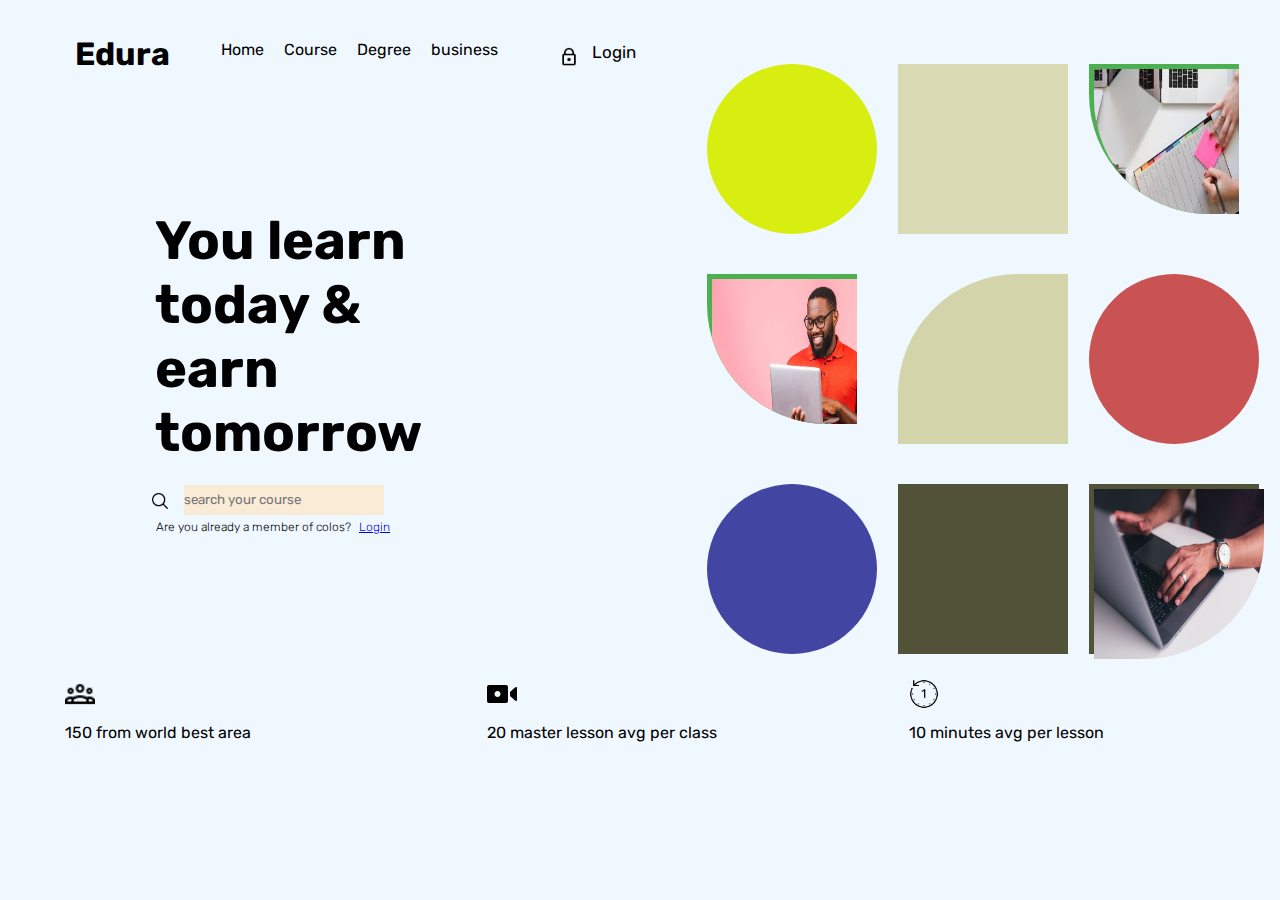
<file: index.html>
<!DOCTYPE html>
<html lang="en">

<head>
    <meta charset="UTF-8">
    <meta name="viewport" content="width=device-width, initial-scale=1.0">
    <title>sales website</title>
    <link rel="stylesheet" href="style.css">
    <link rel="preconnect" href="https://fonts.googleapis.com">
    <link rel="preconnect" href="https://fonts.gstatic.com" crossorigin>
    <link
        href="https://fonts.googleapis.com/css2?family=Poppins:wght@100;200;300;400&family=Rubik:ital,wght@0,400;0,600;1,400&display=swap"
        rel="stylesheet">
</head>

<body>
    <header>
        <div class="logo">
            <h1>Edura</h1>
        </div>
        <div class="navbar">
            <nav>
                <ul>
                    <li><a href="#">Home</a></li>
                    <li><a href="course">Course</a></li>
                    <li><a href="degree">Degree</a></li>
                    <li><a href="business">business</a></li>

                </ul>
            </nav>
        </div>
        <button class="loginbtn">
            <img src="img/lock.png">
            Login
        </button>
    </header>
    <main>
        <div class="heroheader">
            <h2>You learn <br>today & earn <br>tomorrow</h2>
            <img src="img/search.png">
            <input type="search" class="search-input" placeholder="search your course">
            <p>Are you already a member of colos? <a href="login.html" target="_blank">Login</a></p>


        </div>


        <div class="gridd">
            <div class="item1"></div>
            <div class="item2"></div>
            <div class="item3">
                <img src="img/images.jpg">
            </div>
            <div class="item4">
                <img src="img/smile.jpg">

            </div>
            <div class="item5"></div>
            <div class="item6"></div>
            <div class="item7"></div>
            <div class="item8"></div>
            <div class="item9">
                <img src="img/code.jpg">
            </div>

    </main>
    <footer>
        <div class="lower">
            <div id="iteem">
                <img src="img/people.png" alt="">
                <p>150 from world best area</p>
            </div>
            <div id="iteem1">
                <img src="img/media.png" alt="">
                <p>20 master lesson avg per class</p>
            </div>
            <div id="iteem1">
                <img src="img/timing.png" alt="">
                <p>10 minutes avg per lesson</p>
            </div>
        </div>
    </footer>

</body>

</html>
</file>
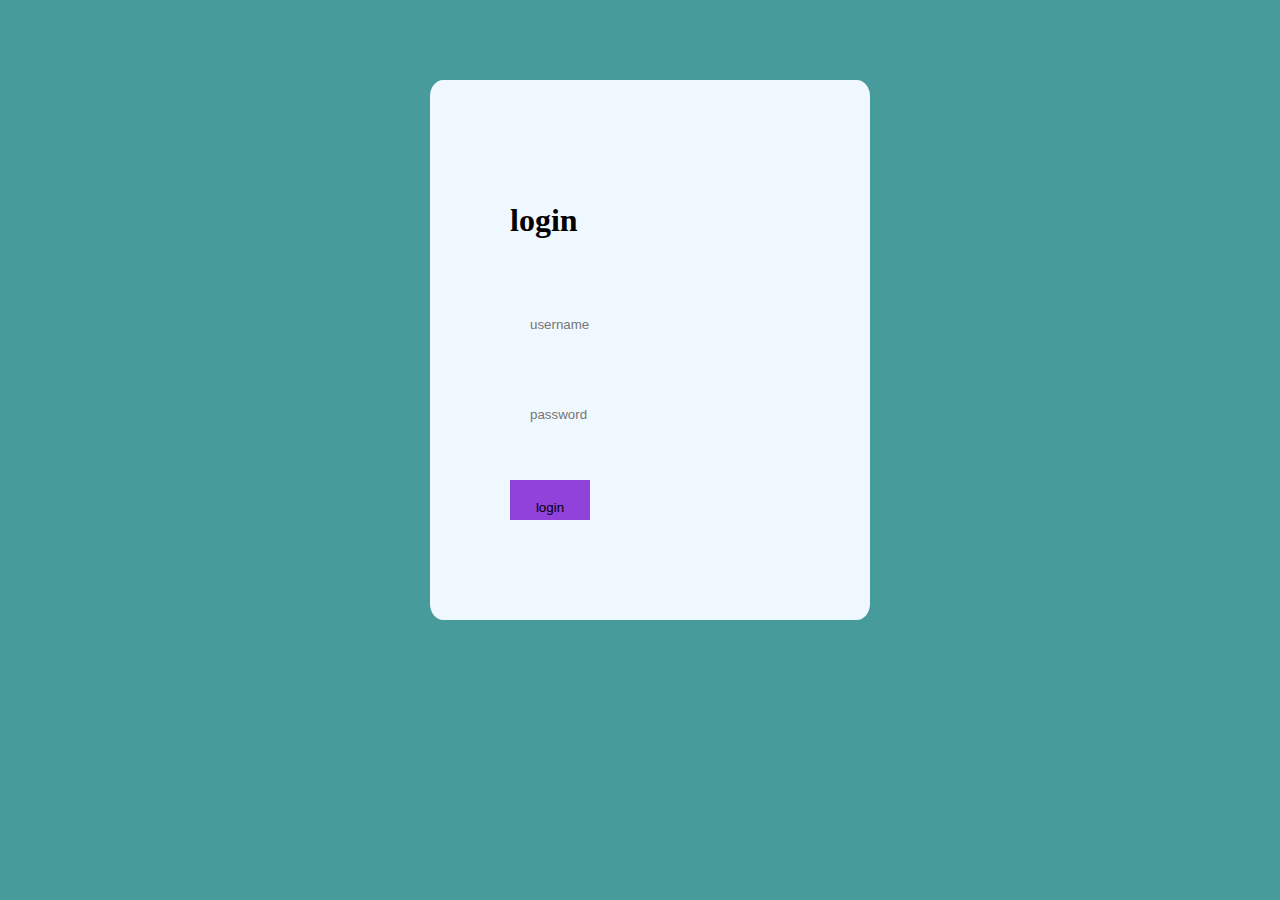
<file: login.html>
<!DOCTYPE html>
<html lang="en">
<head>
    <meta charset="UTF-8">
    <meta name="viewport" content="width=device-width, initial-scale=1.0">
    <title>Login</title>
    <link rel="stylesheet" href="login.css">
</head>
<body>
    <div class="item">
        <form id="login">
            <h1>login</h1>
            <input type="text" class="inputtext" placeholder="username" required>
            <input type="password" class="inputtext" placeholder="password" required>
            <button class="submit">login</button>
        </form>
        
    </div>

</body>
</html>
</file>
<file: style.css>
* {
  margin: 5px;
  padding: 0;
  background-color: aliceblue;
  font-family: "Poppins", sans-serif;
  font-family: "Rubik", sans-serif;
}
header {
  display: flex;
  flex-wrap: wrap;
  gap: 1rem;
  margin: 20px 55px;
  width: 50%;
  
}
.logo {
  flex-shrink: 1;
  flex-basis: 100px;
}
nav ul {
  display: flex;
  flex-shrink: 1;
  margin-right: 20px;
}
nav ul li {
  list-style: none;
}
nav ul li a {
  font-family: "Rubik", sans-serif;
  text-decoration: none;
  font-size: 16px;
  color: black;
}
.loginbtn {
    display: flex;
    border: 0px;
    cursor: pointer;
    gap: 0.5rem;
    font-size: 17px;
    margin: 17px 0;
}
.loginbtn img{
    width: 20px;
    height: 20px;
}
main {
    display: flex;
    width: 50%;
    margin: 110px 135px;
    font-size: 36px;
}
.gridd {
    display: grid;
    grid-gap: 0.7rem;
    grid-template-columns: repeat(3, 1fr);
    box-sizing: border-box;
    position: relative;
    margin: -140px 270px;
    width: 100vw;
}
.item1 {
    display: grid;
    grid-gap: 1rem;
    height: 170px;
    width: 170px;
    border-radius: 50%;
    background-color: rgb(216, 238, 17);
}
.item2 {
    width: 170px;
    height: 170px;
    background-color: rgb(218, 218, 181);
}
.item3 {
  width: 150px;
  height: 150px;
  background-color: #4caf50;
  border-top-left-radius: 0px;
  border-bottom-left-radius: 120px;
  overflow: hidden;
}

.item3 img {
    width: 150px;
    height: 150px;
    background-color: #4caf50;
    border-top-left-radius: 0px;
    border-bottom-left-radius: 120px;
  
}
.item4 {
    width: 150px;
    height: 150px;
    background-color: #4caf50;
    border-top-left-radius: 0px;
    border-bottom-left-radius: 120px;
    overflow: hidden;
  
  }
  .item4 img {
    width: 180px;
    height: 180px;
    background-color: #4caf50;
    background-size: cover;
    

    border-bottom-left-radius: 70px;
  
  }
.item5 {
    width: 170px;
    height: 170px;
    background-color: rgb(212, 212, 171);
    border-top-left-radius: 120px;
}
.item6 {
    width: 170px;
    height: 170px;
    background-color: rgb(201, 82, 82);
    border-radius: 50%;
}
.item7 {
    width: 170px;
    height: 170px;
    background-color: rgb(67, 69, 163);
    border-radius: 50%;
}
.item8{
    width: 170px;
    height: 170px;
    background-color: rgb(82, 82, 56);
}
.item9 {
    width: 170px;
    height: 170px;
    border-top-right-radius: 0px;
    border-bottom-right-radius: 120px;
    background-color: rgb(82, 82, 56);
}
.item9 img {
    
    width: 170px;
    height: 170px;
    border-top-right-radius: 0px;
    border-bottom-right-radius: 120px;
    background-color: rgb(82, 82, 56);
}
.search-input {
    border: 0px solid white;
    height: 30px;
    width: 200px;
    background-color: antiquewhite;
    color: black;
    margin: 5px;

}

.heroheader img {
    height: 20px;
    width: 20px;
    margin: -7px 0;
}
.heroheader p {
    font-size: 12px;
    font-weight: 100;
    margin: 0 6px;
    width: 90%;
}
.lower {
  display: flex;
  flex-wrap: wrap;
  gap: 1rem;
  margin: 20px;
  padding: 20px;
  width: 100%;
}
.lower > * {
  flex-shrink: 1;
  flex-grow: 1;
  width: 80px;
}
.lower img {
  width: 30px;
  height: 30px;
}
</file>
<file: login.css>
* {
    margin: 20px;
    padding: 20px;
    background-color: rgb(71, 155, 155); 
}
.item {
    display: grid;
    align-items: center;
    width: 400px;
    height: 500px;
    background-color: aliceblue;
    margin: 0px 350px;
    border-radius: 3%;
}
#login {
    background-color: aliceblue;
    color: black;
    border-width: 0px;
    border-style: solid;
    border-color: white;
    border-image: initial; 
}
h1 {
    display: block;
    background-color: aliceblue;
    font-size: 2em;
    margin-block-start: 0.67em;
    margin-block-end: 0.67em;
    margin-inline-start: 0px;
    margin-inline-end: 0px;
    font-weight: bold;
}
.inputtext {
    background-color: aliceblue;
    color: black;
    align-items: center;
    height: 10px;
    width: 250px;
    border-width: 0px;
    border-style: initial;
    border-color: initial;
    border-image: initial;
}
.submit {
    background-color: rgb(145, 66, 219);
    height: 20px;
    width: 80px;
    border-width: 0px;
    border-style: solid;
    border-color: white;
    border-image: initial;
}
</file>
